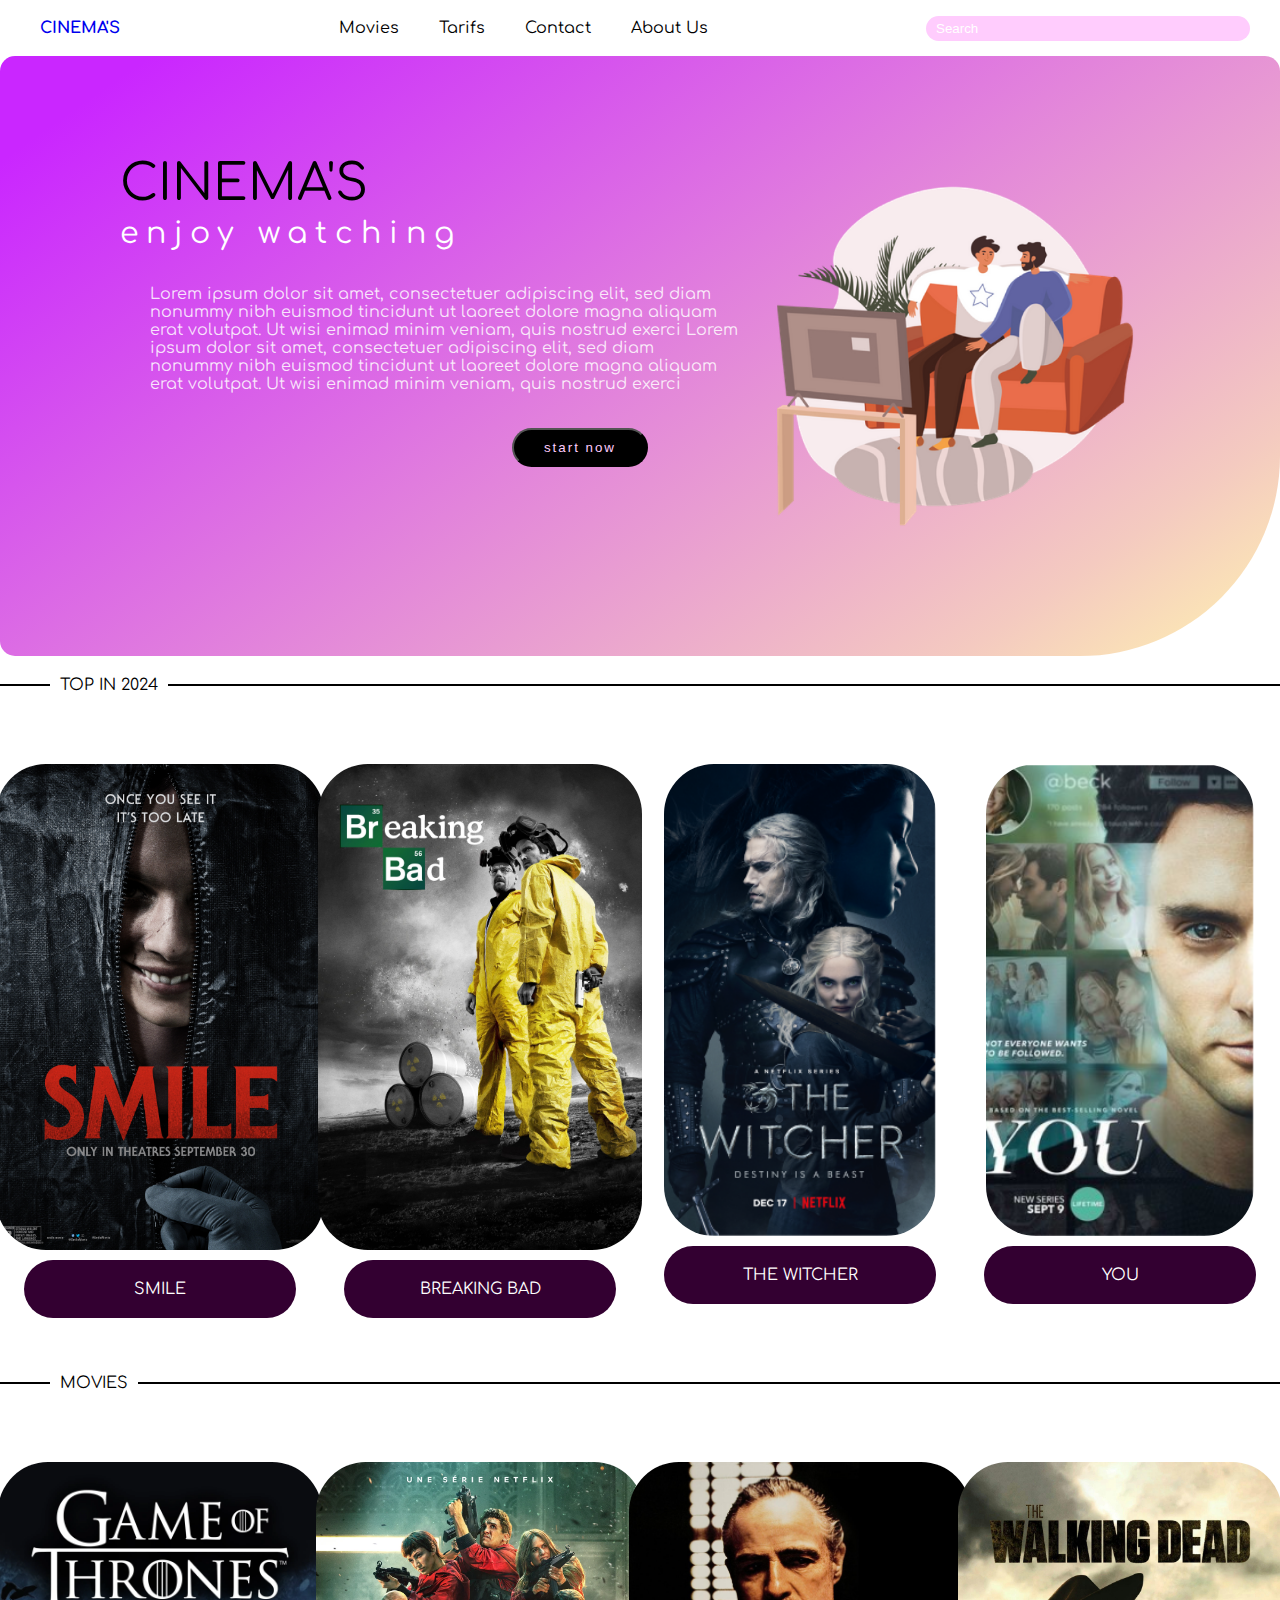
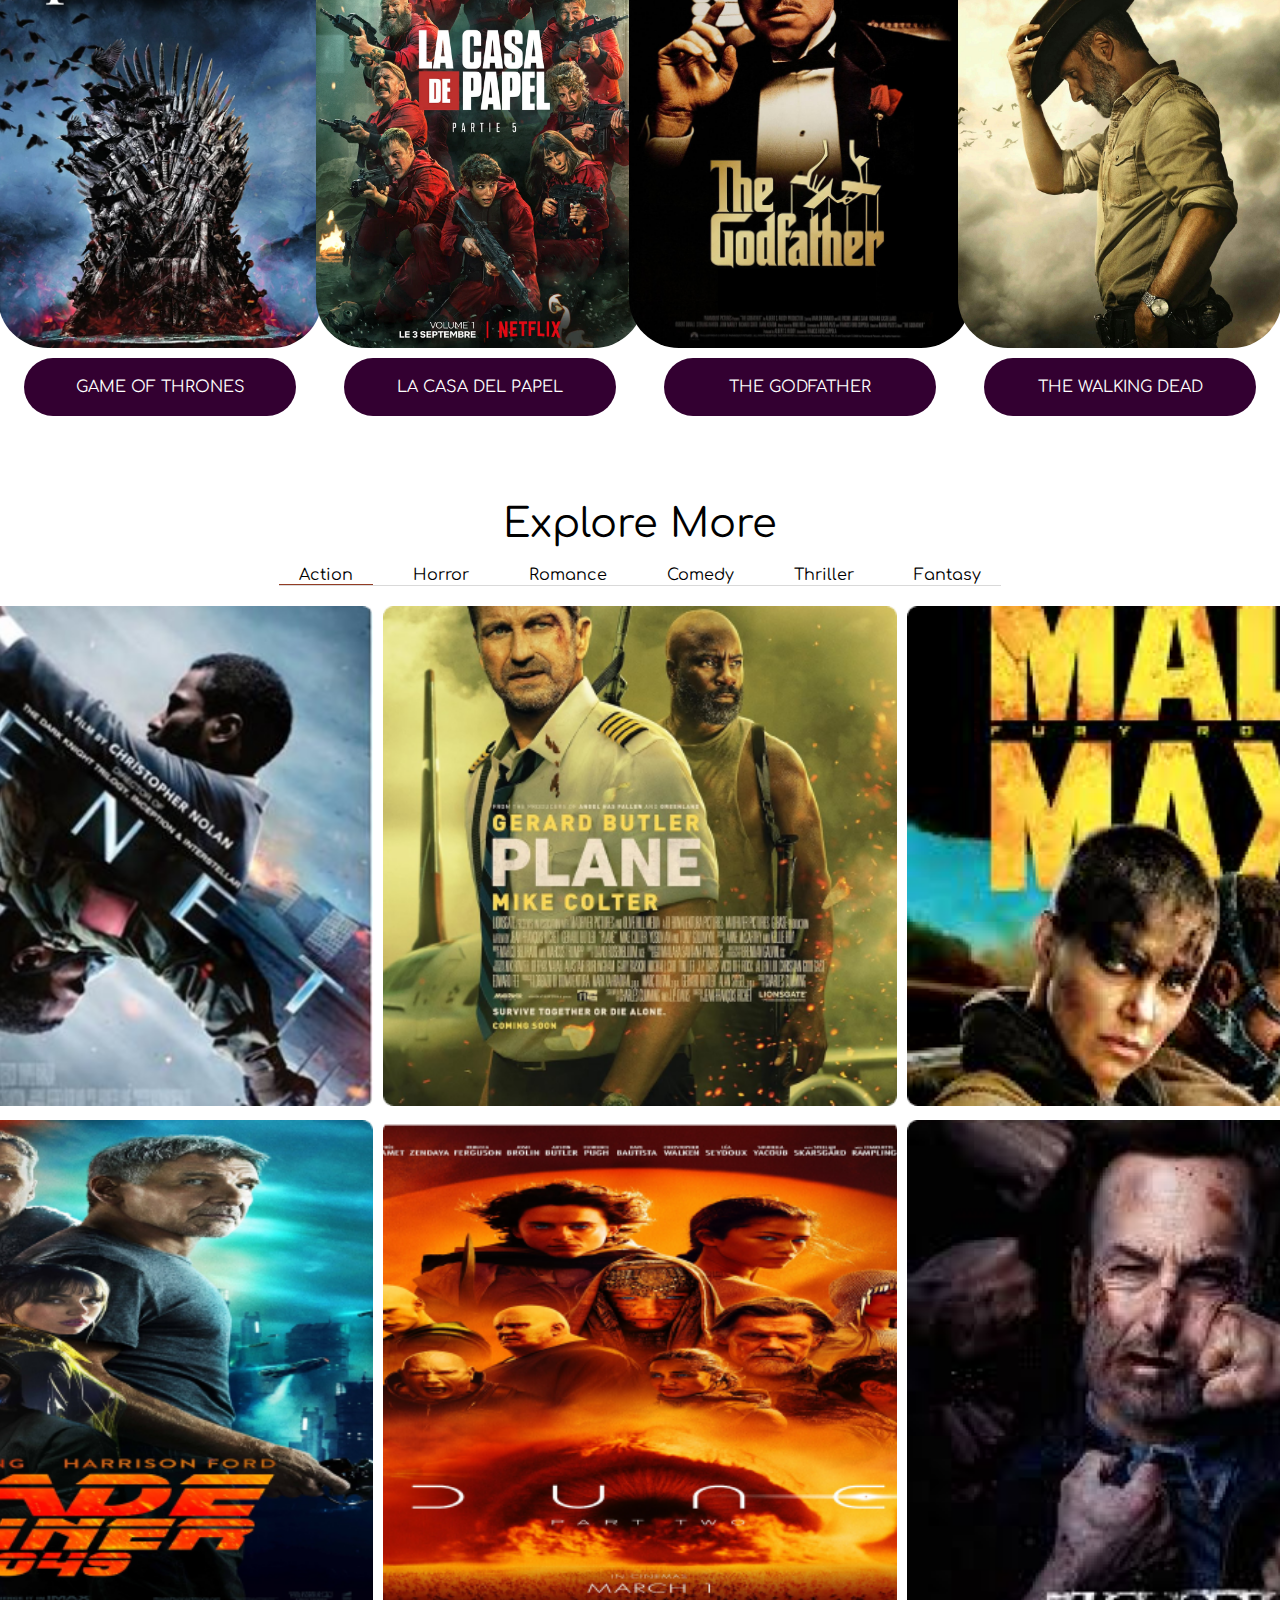
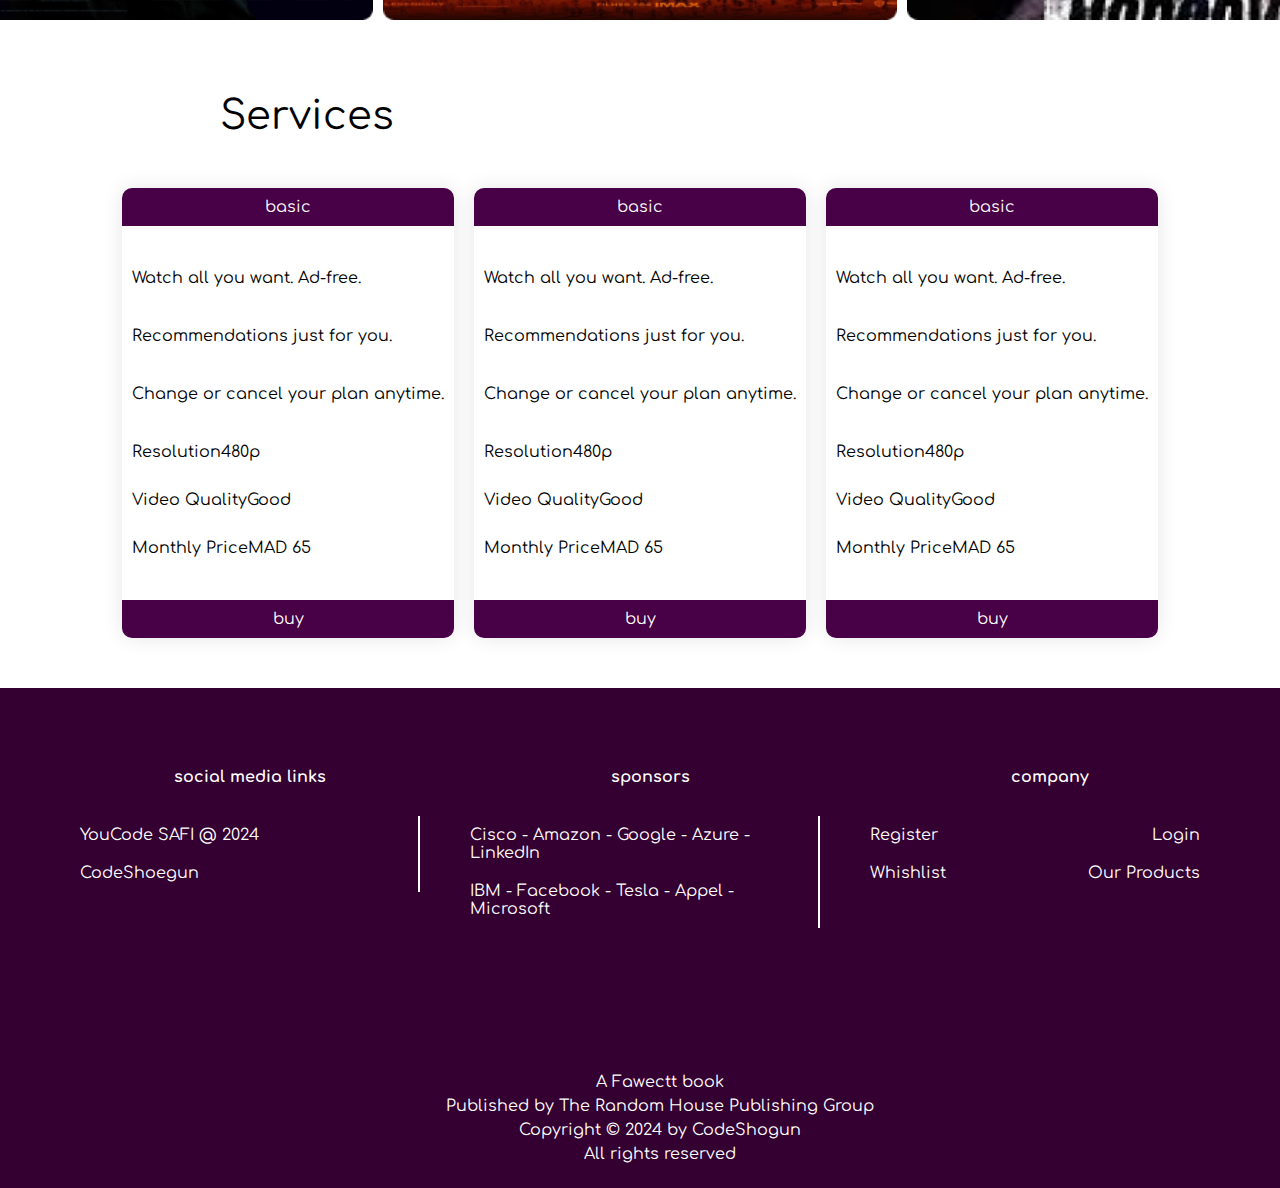
<file: index.html>
<!DOCTYPE html>
<html lang="en">
<head>
  <meta charset="UTF-8" />
  <meta name="viewport" content="width=device-width, initial-scale=1.0" />
  <title>Cinema</title>
  <link rel="stylesheet" href="https://fonts.googleapis.com/css2?family=Material+Symbols+Outlined:opsz,wght,FILL,GRAD@24,400,0,0&icon_names=search" />
  <link rel="stylesheet" href="index.css" />
  <link rel="preconnect" href="https://fonts.googleapis.com" />
  <link rel="preconnect" href="https://fonts.gstatic.com" crossorigin />
  <link href="https://fonts.googleapis.com/css2?family=Comfortaa&display=swap" rel="stylesheet" />
  <link rel="stylesheet" href="https://cdnjs.cloudflare.com/ajax/libs/font-awesome/6.6.0/css/all.min.css"
    integrity="sha512-Kc323vGBEqzTmouAECnVceyQqyqdsSiqLQISBL29aUW4U/M7pSPA/gEUZQqv1cwx4OnYxTxve5UMg5GT6L4JJg=="
    crossorigin="anonymous" referrerpolicy="no-referrer" />
</head>

<body>
  <div class="container">
    <!-- header -->
    <header>
      <div class="header-title">
        <span><a href="index.html"> CINEMA'S </a></span>
      </div>
      <div class="header-menu">
        <ul>
          <li><a href="Movies.html">Movies</a></li>
          <li><a href="Tarifs.html">Tarifs</a></li>
          <li><a href="Contact.html">Contact</a></li>
          <li><a href="assets/pages/aboutUs.html">About Us</a></li>
        </ul>
      </div>
      <div class="header-search-bar">
        <div class="search-field">
          <input type="text" placeholder="Search" />
          <i class="fal fa-mars-stroke-h"></i>
        </div>
      </div>
    </header>

    <!-- hero-->
    <section class="hero">
      <div class="hero-text-infos">
        <p class="big-title">CINEMA'S</p>
        <p class="sub-title">enjoy watching</p>
        <p class="paragraph">
          Lorem ipsum dolor sit amet, consectetuer adipiscing elit, sed diam
          nonummy nibh euismod tincidunt ut laoreet dolore magna aliquam erat
          volutpat. Ut wisi enimad minim veniam, quis nostrud exerci Lorem
          ipsum dolor sit amet, consectetuer adipiscing elit, sed diam nonummy
          nibh euismod tincidunt ut laoreet dolore magna aliquam erat
          volutpat. Ut wisi enimad minim veniam, quis nostrud exerci
        </p>
        <div class="btn">
          <button>start now</button>
        </div>
      </div>
      <div class="hero-image">
        <img src="/images/first_photo.png" alt="" />
      </div>
    </section>

    <!-- top in 2024 section -->
   <section class="top-movies">
      <div class="title">
        <div class="line-one"></div>
        <span>TOP IN 2024</span>
        <div class="line-two"></div>
      </div>

      <div class="movies-container">
        <div class="movie-card">
          <img src="images/smile.jpg" alt="" />
          <p class="movie-title">SMILE</p>
        </div>
        <div class="movie-card">
          <img src="images/breaking-bad.jpg" alt="" />
          <p class="movie-title">BREAKING BAD</p>
        </div>
        <div class="movie-card">
          <img src="images/MV5BN2FiOWU4YzYtMzZiOS00MzcyLTlkOGEtOTgwZmEwMzAxMzA3XkEyXkFqcGdeQXVyMTkxNjUyNQ@@ 1.png" alt="" />
          <p class="movie-title">THE WITCHER</p>
        </div>
        <div class="movie-card">
          <img src="images/you 1.png" alt="" />
          <p class="movie-title">YOU</p>
        </div>
      </div>
    </section>

    <!--^Movies-->
    <section class="top-movies movies"> 
      <div class="title">
        <div class="line-one"></div>
        <span>MOVIES</span>
        <div class="line-two"></div>
      </div>

      <div class="movies-container">
        <div class="movie-card">
          <img src="/images/got.webp" alt="" />
          <p class="movie-title">GAME OF THRONES</p>
        </div>
        <div class="movie-card">
          <img src="/images/la-casa-del-papel (1).webp" alt="" />
          <p class="movie-title">LA CASA DEL PAPEL</p>
        </div>
        <div class="movie-card">
          <img src="/images/the-godfather.jpg" alt="" />
          <p class="movie-title">THE GODFATHER</p>
        </div>
        <div class="movie-card">
          <img src="/images/the-walking-dead.jpg" alt="" />
          <p class="movie-title">THE WALKING DEAD</p>
        </div>
      </div>
    </section>

    <!-- explore more -->
    <section class="explore-more">
      <p class="title">Explore More</p>
      <ul class="categories-bar">
        <li class="active">Action</li>
        <li>Horror</li>
        <li>Romance</li>
        <li>Comedy</li>
        <li>Thriller</li>
        <li>Fantasy</li>
      </ul>

      <div class="movies-images">
        <div class="movie">
          <img src="images/Rectangle 26.png" alt="" />
        </div>
        <div class="movie">
          <img src="images/Rectangle 21.png" alt="" />
        </div>
        <div class="movie">
          <img src="images/Rectangle 22.png" alt="" />
        </div>
        <div class="movie">
          <img src="images/Rectangle 25.png" alt="" />
        </div>
        <div class="movie">
          <img src="images/Rectangle 23.png" alt="" />
        </div>
        <div class="movie">
          <img src="images/Rectangle 24.png" alt="" />
        </div>
      </div>
    </section>

    <!-- service section -->
    <section class="services">
      <p class="title">Services</p>
      <div class="services-cards">
        <div class="card">
          <p class="service-title">basic</p>
          <ul class="service-benifits">
            <li>Watch all you want. Ad-free.</li>
            <li>Recommendations just for you.</li>
            <li>Change or cancel your plan anytime.</li>
            <li class="pack-infos">
              <div class="resolution-infos">
                <span>Resolution</span><span>480p</span>
              </div>
              <div class="resolution-infos">
                <span>Video Quality</span><span>Good</span>
              </div>
              <div class="resolution-infos">
                <span>Monthly Price</span><span>MAD 65</span>
              </div>
            </li>
          </ul>
          <p class="btn-buy">buy</p>
        </div>
        <div class="card">
          <p class="service-title">basic</p>
          <ul class="service-benifits">
            <li>Watch all you want. Ad-free.</li>
            <li>Recommendations just for you.</li>
            <li>Change or cancel your plan anytime.</li>
            <li class="pack-infos">
              <div class="resolution-infos">
                <span>Resolution</span><span>480p</span>
              </div>
              <div class="resolution-infos">
                <span>Video Quality</span><span>Good</span>
              </div>
              <div class="resolution-infos">
                <span>Monthly Price</span><span>MAD 65</span>
              </div>
            </li>
          </ul>
          <p class="btn-buy">buy</p>
        </div>
        <div class="card">
          <p class="service-title">basic</p>
          <ul class="service-benifits">
            <li>Watch all you want. Ad-free.</li>
            <li>Recommendations just for you.</li>
            <li>Change or cancel your plan anytime.</li>
            <li class="pack-infos">
              <div class="resolution-infos">
                <span>Resolution</span><span>480p</span>
              </div>
              <div class="resolution-infos">
                <span>Video Quality</span><span>Good</span>
              </div>
              <div class="resolution-infos">
                <span>Monthly Price</span><span>MAD 65</span>
              </div>
            </li>
          </ul>
          <p class="btn-buy">buy</p>
        </div>
      </div>
    </section>

    <!-- footer section -->
    <footer>
      <div class="space-vide"></div>
      <div class="top-side">
        <div class="footer-item social-media">
          <div class="footer-title">
            <i class="fa-regular fa-circle"></i>
            <p class="title">social media links</p>
          </div>
          <div class="details">
            <i class="fa-brands fa-github"></i>
            <p>YouCode SAFI @ 2024</p>
          </div>
          <div class="details">
            <i class="fa-brands fa-linkedin-in"></i>
            <p>CodeShoegun</p>
          </div>
        </div>
        <div class="footer-item sponsors">
          <div class="footer-title">
            <i class="fa-regular fa-circle"></i>
            <p class="title">sponsors</p>
          </div>
          <div class="details">
            <p>Cisco - Amazon - Google - Azure - LinkedIn </p>
          </div>
          <div class="details">
            <p>IBM - Facebook - Tesla - Appel - Microsoft</p>
          </div>
        </div>
        <div class="footer-item company">
          <div class="footer-title">
            <i class="fa-regular fa-circle"></i>
            <p class="title">company</p>
          </div>
          <div class="details">
            <p>Register</p>
            <p>Login</p>
          </div>
          <div class="details">
            <p>Whishlist</p>
            <p>Our Products</p>
          </div>
        </div>
      </div>
      <div class="bottom-side">
        <p>A Fawectt book</p>
        <p>Published by The Random House Publishing Group</p>
        <p>Copyright © 2024 by CodeShogun</p>
        <p>All rights reserved</p>
      </div>
    </footer>
  </div>
</body>

</html>
</file>
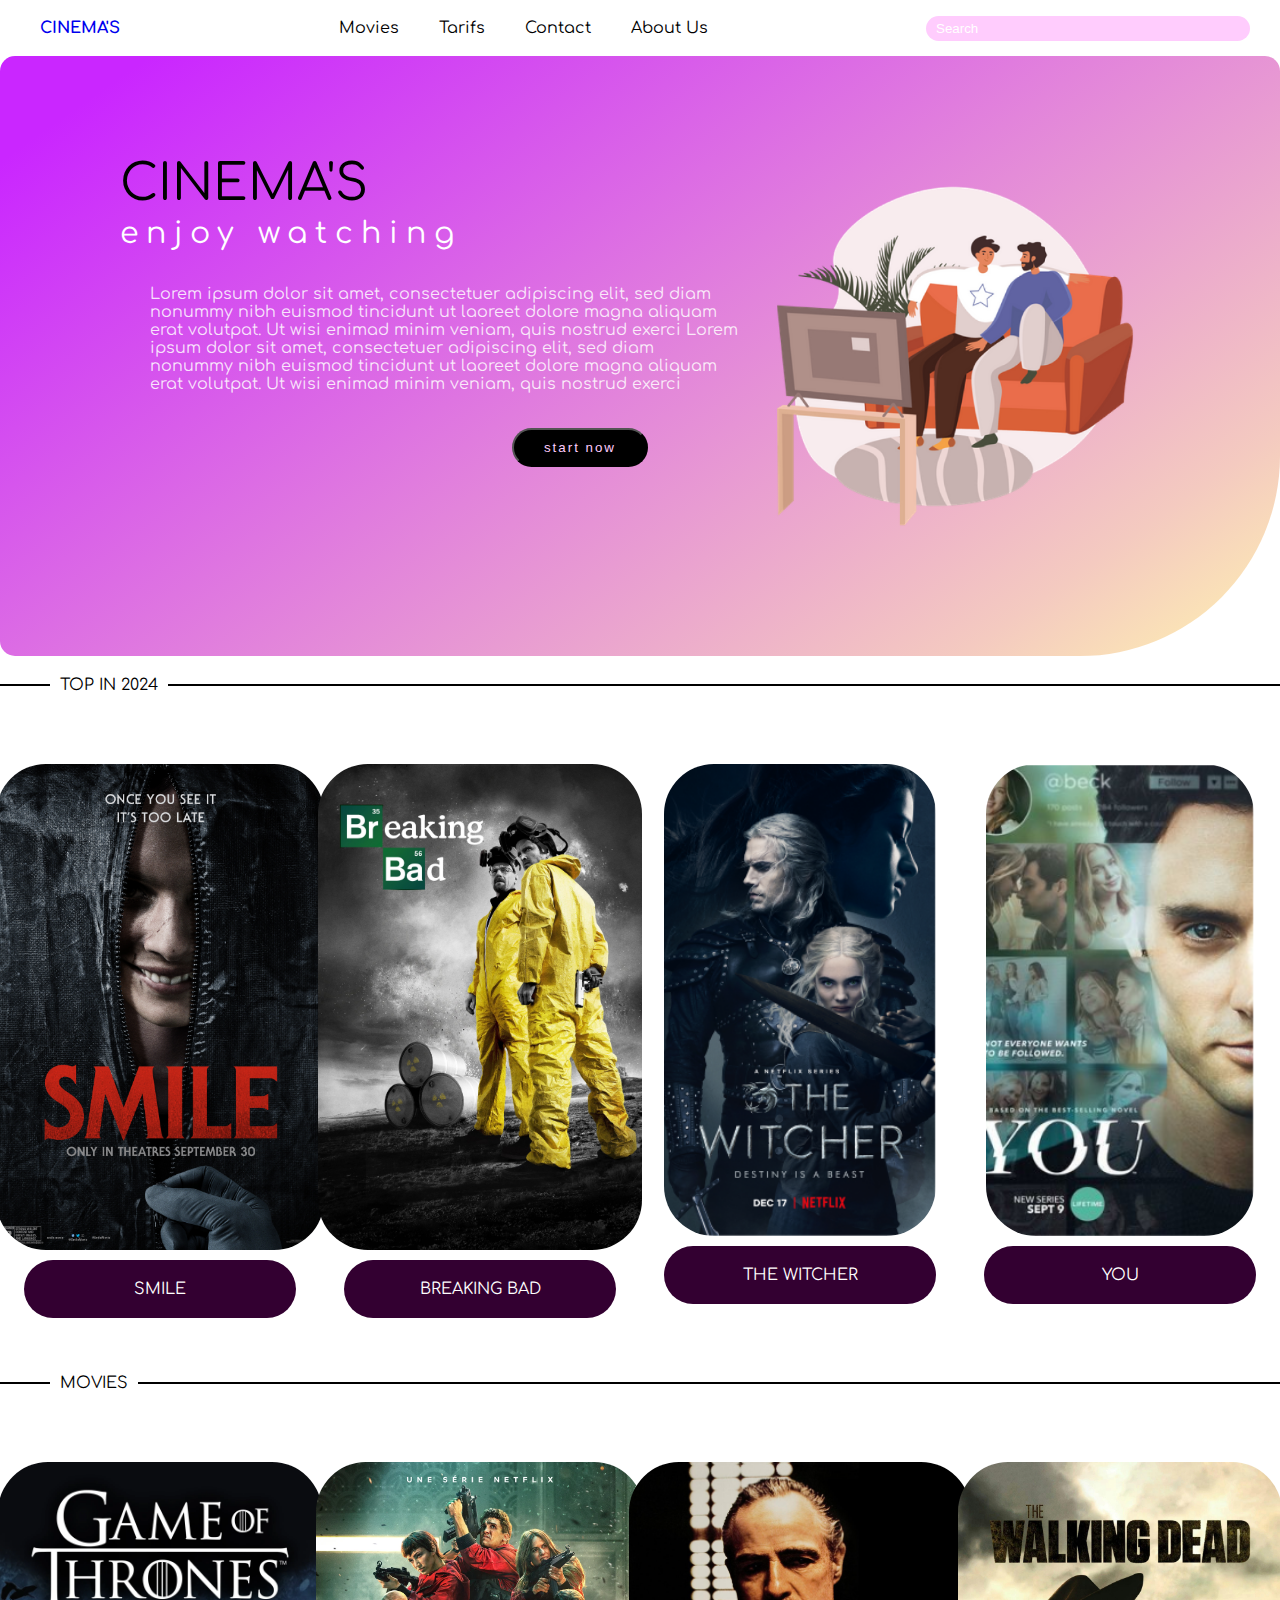
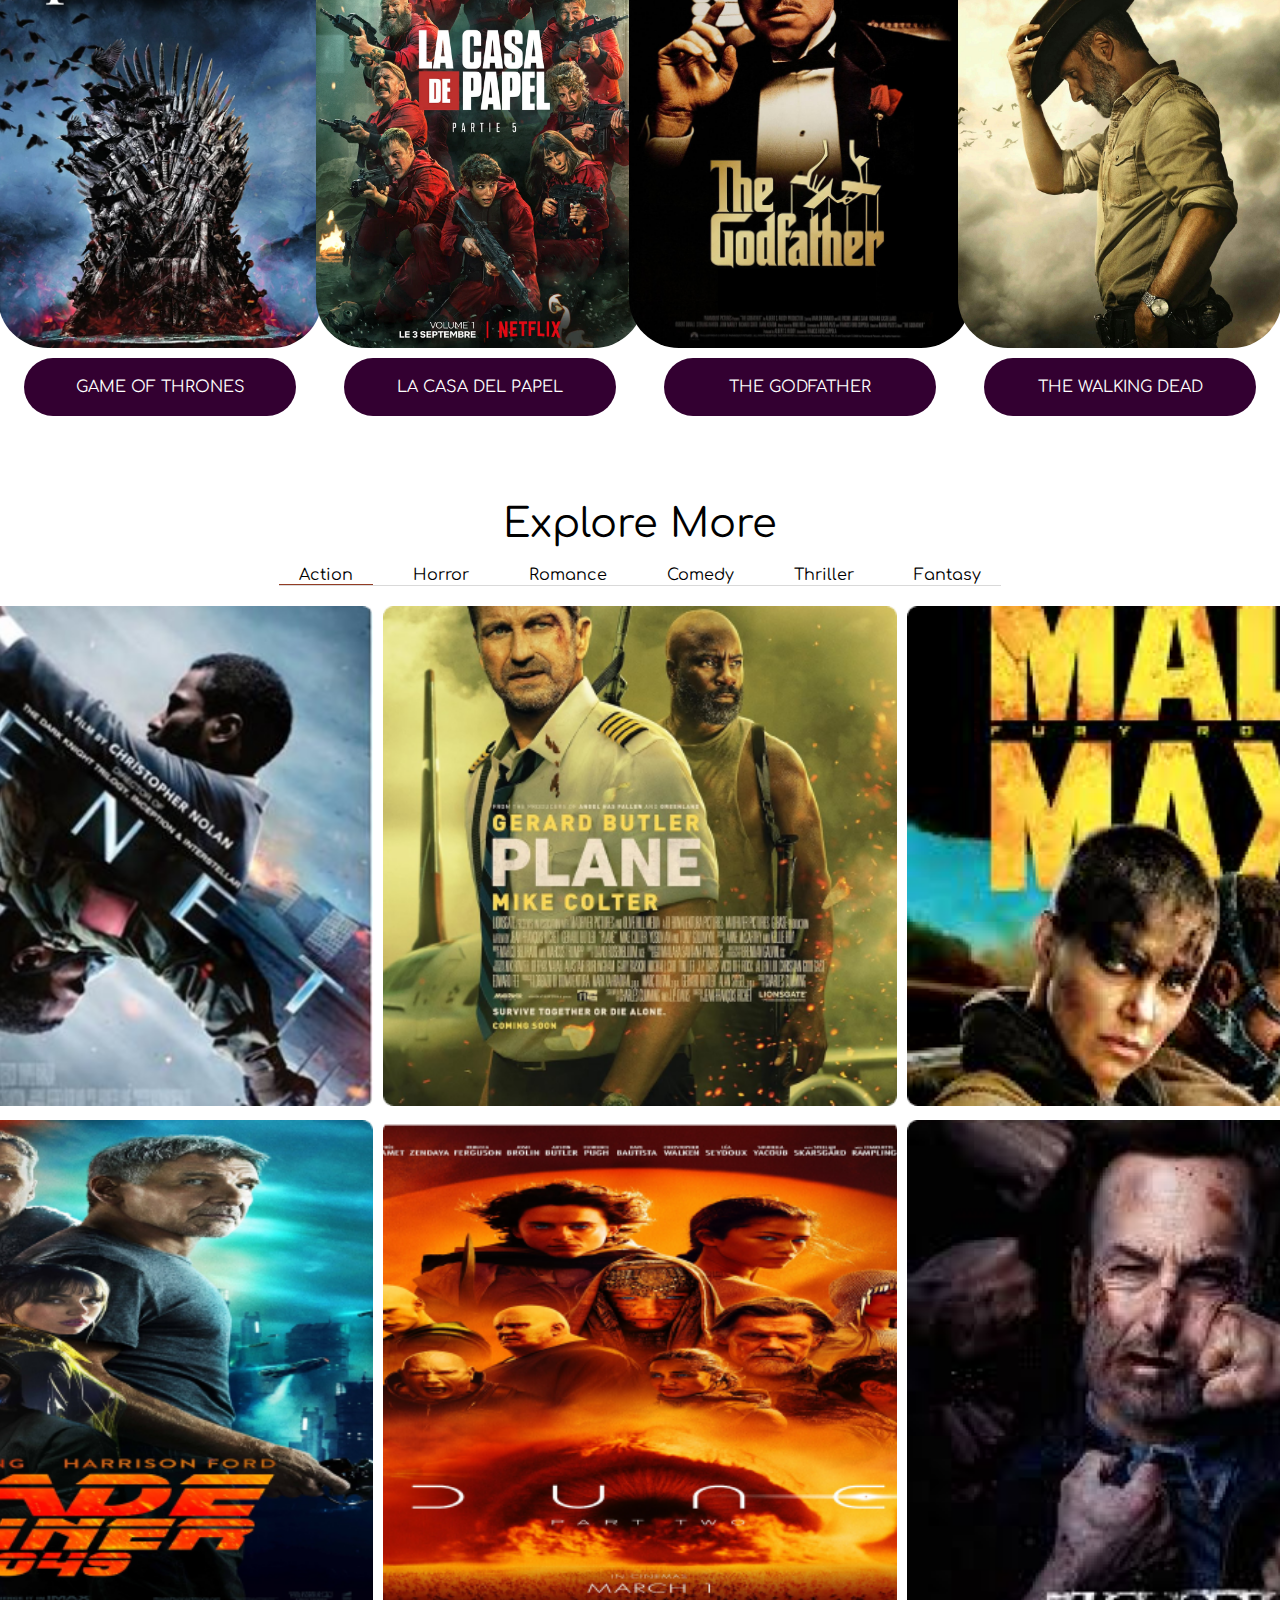
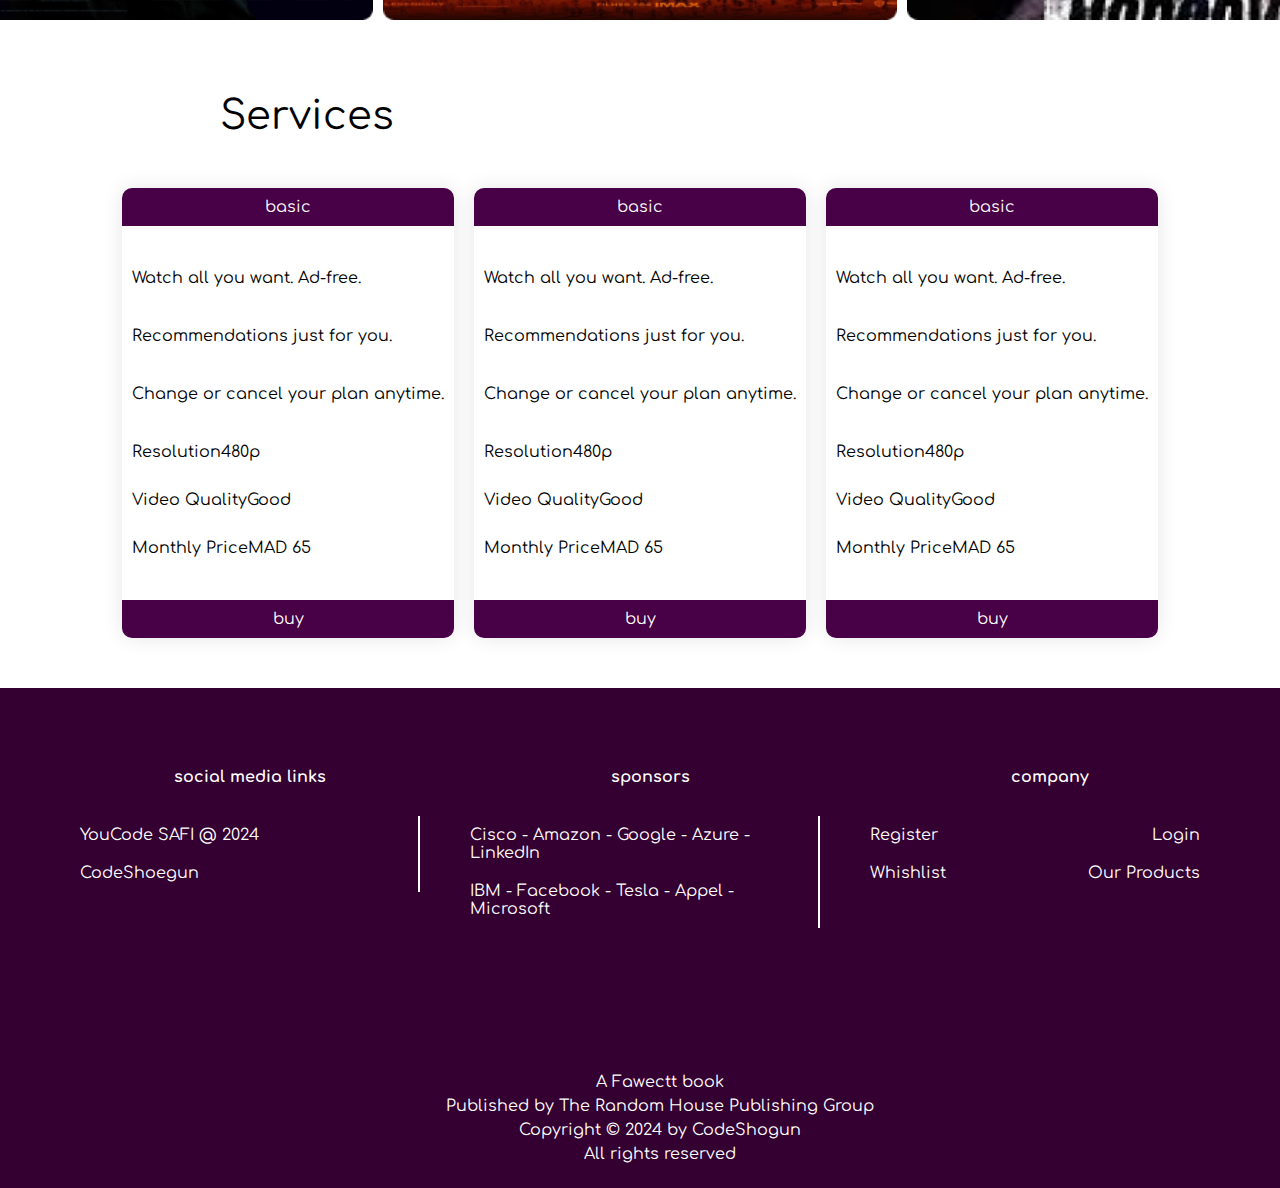
<file: .vscode/index.html>
<!DOCTYPE html>
<html lang="en">
<head>
  <meta charset="UTF-8" />
  <meta name="viewport" content="width=device-width, initial-scale=1.0" />
  <title>Cinema</title>
  <link rel="stylesheet" href="/index.css" />
  <link rel="preconnect" href="https://fonts.googleapis.com" />
  <link rel="preconnect" href="https://fonts.gstatic.com" crossorigin />
  <link href="https://fonts.googleapis.com/css2?family=Comfortaa&display=swap" rel="stylesheet" />
  <link rel="stylesheet" href="https://cdnjs.cloudflare.com/ajax/libs/font-awesome/6.6.0/css/all.min.css"
    integrity="sha512-Kc323vGBEqzTmouAECnVceyQqyqdsSiqLQISBL29aUW4U/M7pSPA/gEUZQqv1cwx4OnYxTxve5UMg5GT6L4JJg=="
    crossorigin="anonymous" referrerpolicy="no-referrer" />
</head>

<body>
  <div class="container">
    <!-- header -->
    <header>
      <div class="header-title">
        <span><a href="index.html"> CINEMA'S </a></span>
      </div>
      <div class="header-menu">
        <ul>
          <li><a href="assets/pages/movies.html">Movies</a></li>
          <li><a href="assets/pages/tarifs.html">Tarifs</a></li>
          <li><a href="assets/pages/contact.html">Contact</a></li>
          <li><a href="assets/pages/aboutUs.html">About Us</a></li>
        </ul>
      </div>
      <div class="header-search-bar">
        <div class="search-field">
          <input type="text" placeholder="Search" />
          <i class="fal fa-mars-stroke-h"></i>
        </div>
      </div>
    </header>

    <!-- hero section -->
    <section class="hero">
      <div class="hero-text-infos">
        <p class="big-title">CINEMA'S</p>
        <p class="sub-title">enjoy watching</p>
        <p class="paragraph">
          Lorem ipsum dolor sit amet, consectetuer adipiscing elit, sed diam
          nonummy nibh euismod tincidunt ut laoreet dolore magna aliquam erat
          volutpat. Ut wisi enimad minim veniam, quis nostrud exerci Lorem
          ipsum dolor sit amet, consectetuer adipiscing elit, sed diam nonummy
          nibh euismod tincidunt ut laoreet dolore magna aliquam erat
          volutpat. Ut wisi enimad minim veniam, quis nostrud exerci
        </p>
        <div class="btn">
          <button>start now</button>
        </div>
      </div>
      <div class="hero-image">
        <img src="/images/first_photo.png" alt="" />
      </div>
    </section>

    <!-- top in 2024 section -->
    <section class="top-movies">
      <div class="title">
        <div class="line-one"></div>
        <span>TOP IN 2024</span>
        <div class="line-two"></div>
      </div>

      <div class="movies-container">
        <div class="movie-card">
          <img src="/images/smile.jpg" alt="" />
          <p class="movie-title">SMILE</p>
        </div>
        <div class="movie-card">
          <img src="/images/breaking-bad.jpg" alt="" />
          <p class="movie-title">BREAKING BAD</p>
        </div>
        <div class="movie-card">
          <img src="/images/MV5BN2FiOWU4YzYtMzZiOS00MzcyLTlkOGEtOTgwZmEwMzAxMzA3XkEyXkFqcGdeQXVyMTkxNjUyNQ@@ 1.png" alt="" />
          <p class="movie-title">THE WITCHER</p>
        </div>
        <div class="movie-card">
          <img src="/images/you 1.png" alt="" />
          <p class="movie-title">YOU</p>
        </div>
      </div>
    </section>

    <!-- some movies pictures -->
    <section class="top-movies movies"> 
      <div class="title">
        <div class="line-one"></div>
        <span>MOVIES</span>
        <div class="line-two"></div>
      </div>

      <div class="movies-container">
        <div class="movie-card">
          <img src="/images/got.webp" alt="" />
          <p class="movie-title">GAME OF THRONES</p>
        </div>
        <div class="movie-card">
          <img src="/images/la-casa-del-papel (1).webp" alt="" />
          <p class="movie-title">LA CASA DEL PAPEL</p>
        </div>
        <div class="movie-card">
          <img src="/images/the-godfather.jpg" alt="" />
          <p class="movie-title">THE GODFATHER</p>
        </div>
        <div class="movie-card">
          <img src="/images/the-walking-dead.jpg" alt="" />
          <p class="movie-title">THE WALKING DEAD</p>
        </div>
      </div>
    </section>

    <!-- explore more section -->
    <section class="explore-more">
      <p class="title">Explore More</p>
      <ul class="categories-bar">
        <li class="active">Action</li>
        <li>Horror</li>
        <li>Romance</li>
        <li>Comedy</li>
        <li>Thriller</li>
        <li>Fantasy</li>
      </ul>

      <div class="movies-images">
        <div class="movie">
          <img src="/images/Rectangle 26.png" alt="" />
        </div>
        <div class="movie">
          <img src="/images/Rectangle 21.png" alt="" />
        </div>
        <div class="movie">
          <img src="/images/Rectangle 22.png" alt="" />
        </div>
        <div class="movie">
          <img src="/images/Rectangle 25.png" alt="" />
        </div>
        <div class="movie">
          <img src="/images/Rectangle 23.png" alt="" />
        </div>
        <div class="movie">
          <img src="/images/Rectangle 24.png" alt="" />
        </div>
      </div>
    </section>

    <!-- service section -->
    <section class="services">
      <p class="title">Services</p>
      <div class="services-cards">
        <div class="card">
          <p class="service-title">basic</p>
          <ul class="service-benifits">
            <li>Watch all you want. Ad-free.</li>
            <li>Recommendations just for you.</li>
            <li>Change or cancel your plan anytime.</li>
            <li class="pack-infos">
              <div class="resolution-infos">
                <span>Resolution</span><span>480p</span>
              </div>
              <div class="resolution-infos">
                <span>Video Quality</span><span>Good</span>
              </div>
              <div class="resolution-infos">
                <span>Monthly Price</span><span>MAD 65</span>
              </div>
            </li>
          </ul>
          <p class="btn-buy">buy</p>
        </div>
        <div class="card">
          <p class="service-title">basic</p>
          <ul class="service-benifits">
            <li>Watch all you want. Ad-free.</li>
            <li>Recommendations just for you.</li>
            <li>Change or cancel your plan anytime.</li>
            <li class="pack-infos">
              <div class="resolution-infos">
                <span>Resolution</span><span>480p</span>
              </div>
              <div class="resolution-infos">
                <span>Video Quality</span><span>Good</span>
              </div>
              <div class="resolution-infos">
                <span>Monthly Price</span><span>MAD 65</span>
              </div>
            </li>
          </ul>
          <p class="btn-buy">buy</p>
        </div>
        <div class="card">
          <p class="service-title">basic</p>
          <ul class="service-benifits">
            <li>Watch all you want. Ad-free.</li>
            <li>Recommendations just for you.</li>
            <li>Change or cancel your plan anytime.</li>
            <li class="pack-infos">
              <div class="resolution-infos">
                <span>Resolution</span><span>480p</span>
              </div>
              <div class="resolution-infos">
                <span>Video Quality</span><span>Good</span>
              </div>
              <div class="resolution-infos">
                <span>Monthly Price</span><span>MAD 65</span>
              </div>
            </li>
          </ul>
          <p class="btn-buy">buy</p>
        </div>
      </div>
    </section>

    <!-- footer section -->
    <footer>
      <div class="space-vide"></div>
      <div class="top-side">
        <div class="footer-item social-media">
          <div class="footer-title">
            <i class="fa-regular fa-circle"></i>
            <p class="title">social media links</p>
          </div>
          <div class="details">
            <i class="fa-brands fa-github"></i>
            <p>YouCode SAFI @ 2024</p>
          </div>
          <div class="details">
            <i class="fa-brands fa-linkedin-in"></i>
            <p>CodeShoegun</p>
          </div>
        </div>
        <div class="footer-item sponsors">
          <div class="footer-title">
            <i class="fa-regular fa-circle"></i>
            <p class="title">sponsors</p>
          </div>
          <div class="details">
            <p>Cisco - Amazon - Google - Azure - LinkedIn </p>
          </div>
          <div class="details">
            <p>IBM - Facebook - Tesla - Appel - Microsoft</p>
          </div>
        </div>
        <div class="footer-item company">
          <div class="footer-title">
            <i class="fa-regular fa-circle"></i>
            <p class="title">company</p>
          </div>
          <div class="details">
            <p>Register</p>
            <p>Login</p>
          </div>
          <div class="details">
            <p>Whishlist</p>
            <p>Our Products</p>
          </div>
        </div>
      </div>
      <div class="bottom-side">
        <p>A Fawectt book</p>
        <p>Published by The Random House Publishing Group</p>
        <p>Copyright © 2024 by CodeShogun</p>
        <p>All rights reserved</p>
      </div>
    </footer>
  </div>
</body>

</html>
</file>
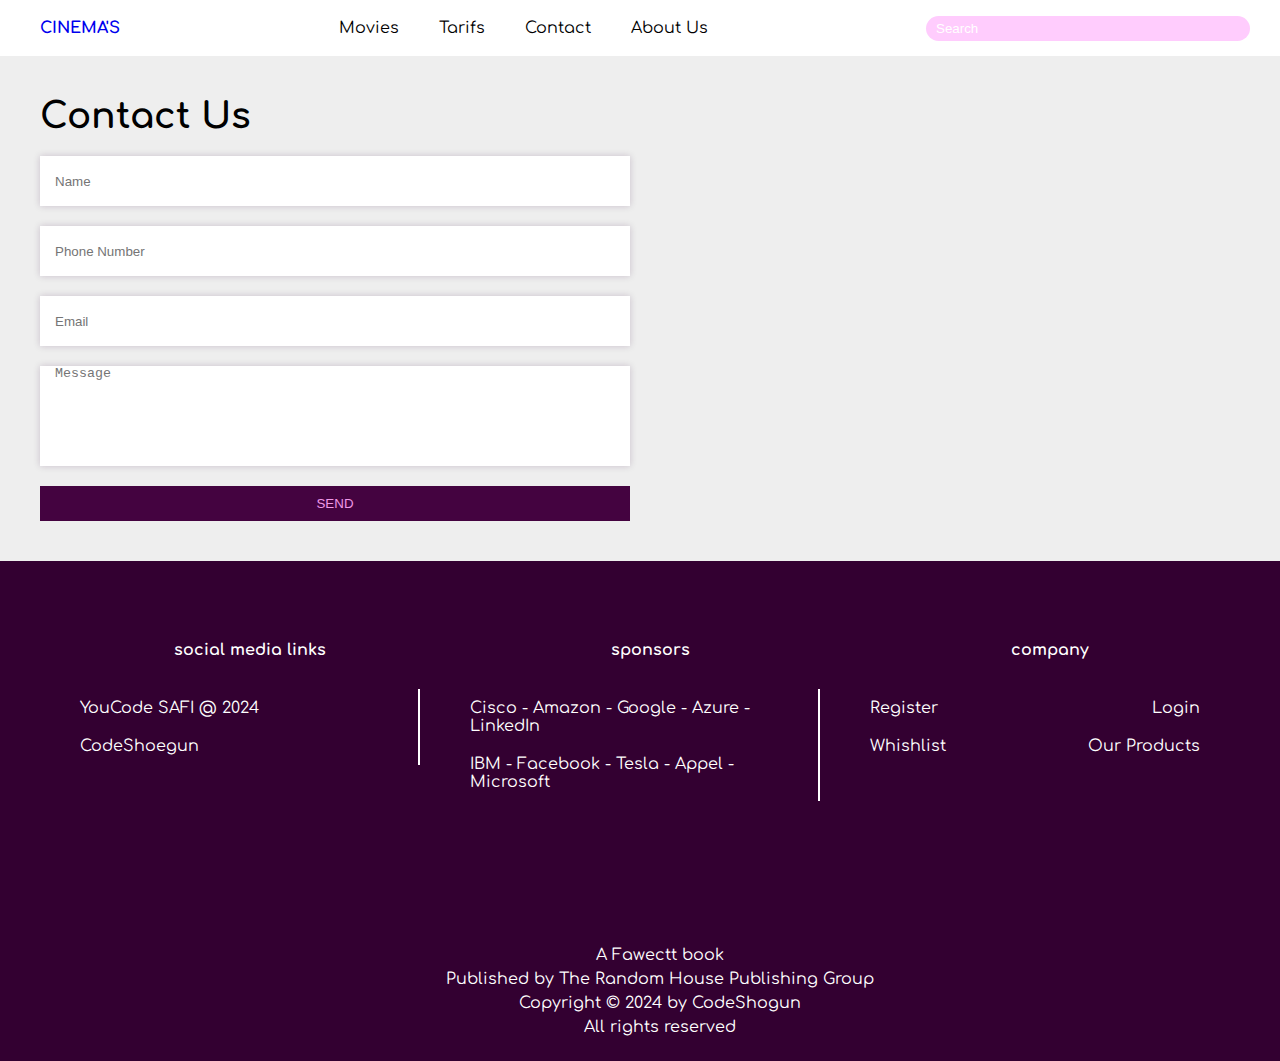
<file: Contact.html>
<!DOCTYPE html>
<html lang="en">

<head>
  <meta charset="UTF-8" />
  <meta name="viewport" content="width=device-width, initial-scale=1.0" />
  <title>Cinema</title>
  <link rel="stylesheet" href="index.css" />
  <link rel="stylesheet" href="Contact.css" />
  <link rel="preconnect" href="https://fonts.googleapis.com" />
  <link rel="preconnect" href="https://fonts.gstatic.com" crossorigin />
  <link href="https://fonts.googleapis.com/css2?family=Comfortaa&display=swap" rel="stylesheet" />
  <link rel="stylesheet" href="https://cdnjs.cloudflare.com/ajax/libs/font-awesome/6.6.0/css/all.min.css"
    integrity="sha512-Kc323vGBEqzTmouAECnVceyQqyqdsSiqLQISBL29aUW4U/M7pSPA/gEUZQqv1cwx4OnYxTxve5UMg5GT6L4JJg=="
    crossorigin="anonymous" referrerpolicy="no-referrer" />
</head>

<body>
  <div class="container">
    <!-- header -->
    <header>
      <div class="header-title">
        <span><a href="index.html"> CINEMA'S </a></span>
      </div>
      <div class="header-menu">
        <ul>
          <li><a href="Movies.html">Movies</a></li>
          <li><a href="Tarifs.html">Tarifs</a></li>
          <li><a href="Contact.html">Contact</a></li>
          <li><a href="assets/pages/aboutUs.html">About Us</a></li>
        </ul>
      </div>
      <div class="header-search-bar">
        <div class="search-field">
          <input type="text" placeholder="Search" />
          <i class="fal fa-mars-stroke-h"></i>
        </div>
      </div>
    </header>
    <!-- body -->
    <div class="contact_section">
      <h2>Contact Us</h2> 
      <!-- Contact Us Title -->

      <!-- Contact Form and Map Wrapper -->
      <div class="contact_form_container">
          <!-- Contact Form -->
          <div class="contact_form">
              <input type="text" placeholder="Name" />
              <input type="text" placeholder="Phone Number" />
              <input type="email" placeholder="Email" />
              <textarea placeholder="Message"></textarea>
              <button type="submit">Send</button>
          </div>
          
          <!-- Google Map Embed -->
          <div class="map_container">
              <iframe class="map"
                  src="https://www.google.com/maps/embed?pb=!1m18!1m12!1m3!1d18019.23246062336!2d-9.27169997542122!3d32.236740690510345!2m3!1f0!2f0!3f0!3m2!1i1024!2i768!4f13.1!3m3!1m2!1s0xdac211719897669%3A0x6f59fa5bb517f58a!2sYouCode%20Safi!5e0!3m2!1sfr!2sma!4v1729250403475!5m2!1sfr!2sma"
                 style="border:0;" allowfullscreen="" loading="lazy"
                  referrerpolicy="no-referrer-when-downgrade"></iframe>
          </div>
      </div>
  </div>

    <!-- footer section -->
    <footer>
      <div class="space-vide"></div>
      <div class="top-side">
        <div class="footer-item social-media">
          <div class="footer-title">
            <i class="fa-regular fa-circle"></i>
            <p class="title">social media links</p>
          </div>
          <div class="details">
            <i class="fa-brands fa-github"></i>
            <p>YouCode SAFI @ 2024</p>
          </div>
          <div class="details">
            <i class="fa-brands fa-linkedin-in"></i>
            <p>CodeShoegun</p>
          </div>
        </div>
        <div class="footer-item sponsors">
          <div class="footer-title">
            <i class="fa-regular fa-circle"></i>
            <p class="title">sponsors</p>
          </div>
          <div class="details">
            <p>Cisco - Amazon - Google - Azure - LinkedIn </p>
          </div>
          <div class="details">
            <p>IBM - Facebook - Tesla - Appel - Microsoft</p>
          </div>
        </div>
        <div class="footer-item company">
          <div class="footer-title">
            <i class="fa-regular fa-circle"></i>
            <p class="title">company</p>
          </div>
          <div class="details">
            <p>Register</p>
            <p>Login</p>
          </div>
          <div class="details">
            <p>Whishlist</p>
            <p>Our Products</p>
          </div>
        </div>
      </div>
      <div class="bottom-side">
        <p>A Fawectt book</p>
        <p>Published by The Random House Publishing Group</p>
        <p>Copyright © 2024 by CodeShogun</p>
        <p>All rights reserved</p>
      </div>
    </footer>
  </div>
</body>

</html>
</file>
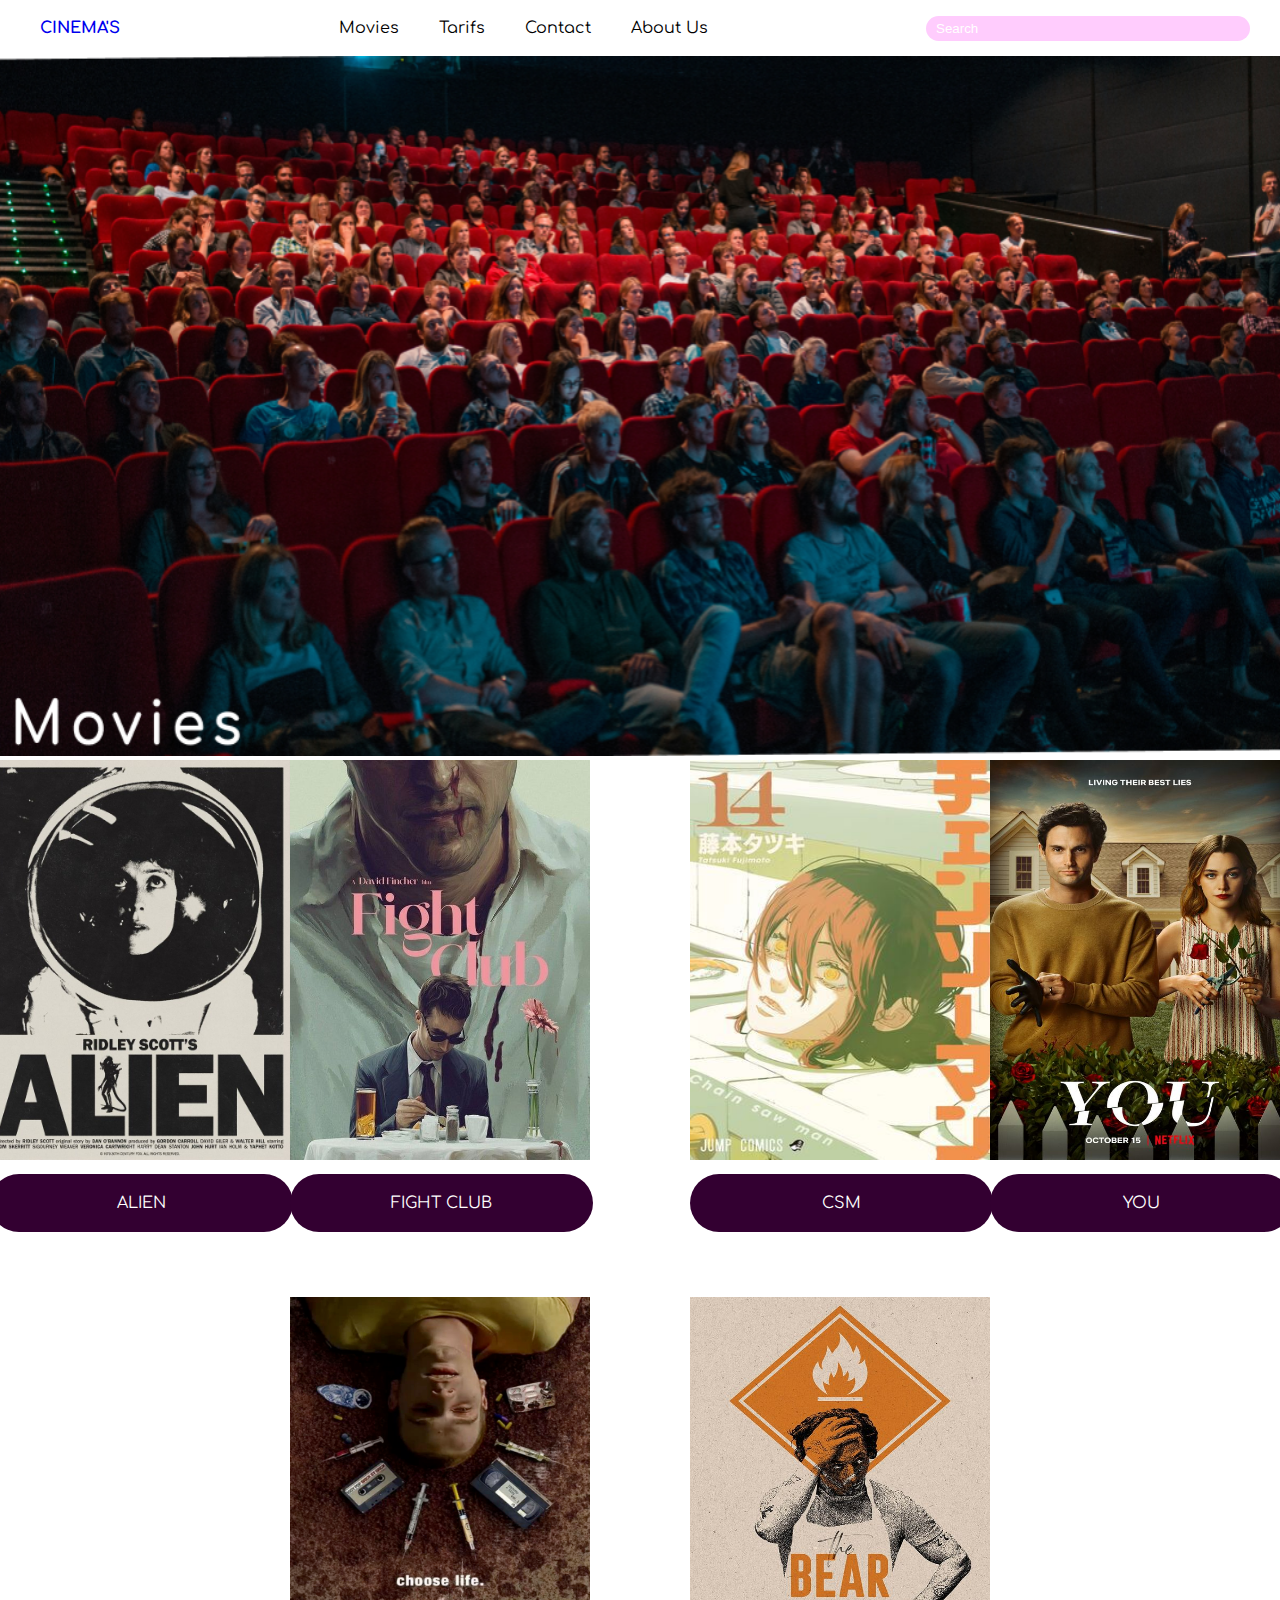
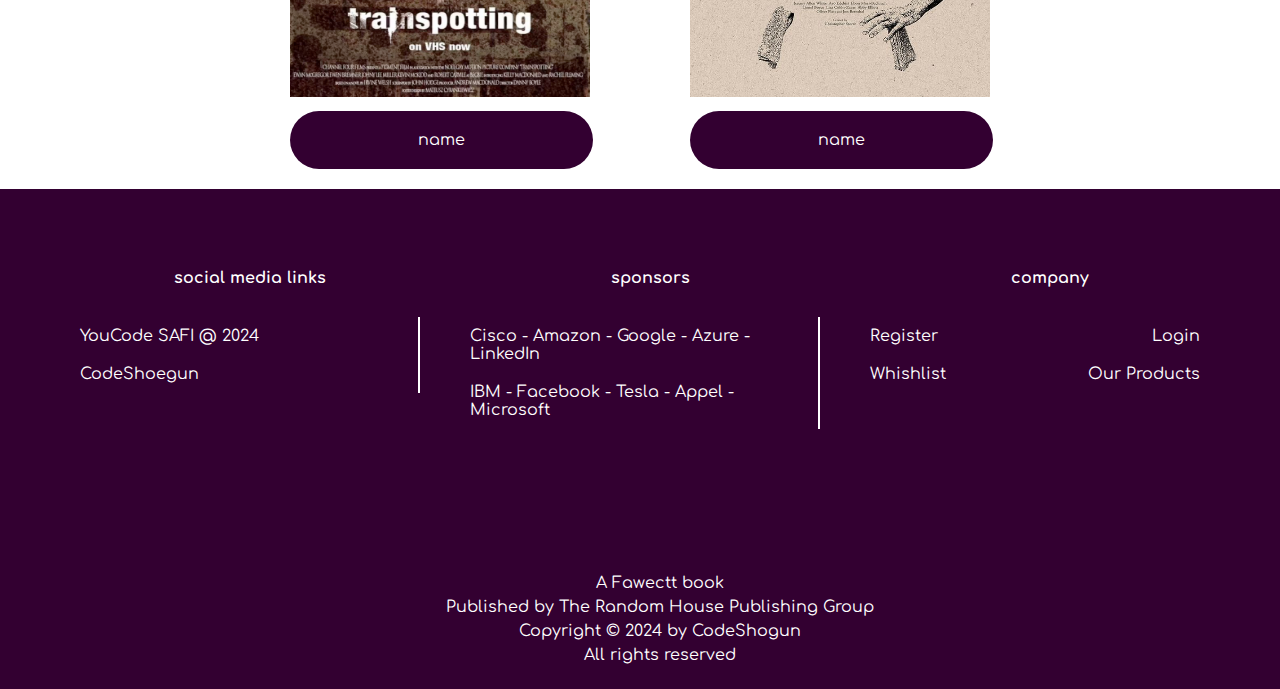
<file: Movies.html>
<!DOCTYPE html>
<html lang="en">
<head>
  <meta charset="UTF-8" />
  <meta name="viewport" content="width=device-width, initial-scale=1.0" />
  <title>Cinema</title>
  <link rel="stylesheet" href="index.css" />
  <link rel="stylesheet" href="Movies.css">
  <link rel="preconnect" href="https://fonts.googleapis.com" />
  <link rel="preconnect" href="https://fonts.gstatic.com" crossorigin />
  <link href="https://fonts.googleapis.com/css2?family=Comfortaa&display=swap" rel="stylesheet" />
  <link rel="stylesheet" href="https://cdnjs.cloudflare.com/ajax/libs/font-awesome/6.6.0/css/all.min.css"
    integrity="sha512-Kc323vGBEqzTmouAECnVceyQqyqdsSiqLQISBL29aUW4U/M7pSPA/gEUZQqv1cwx4OnYxTxve5UMg5GT6L4JJg=="
    crossorigin="anonymous" referrerpolicy="no-referrer" />
</head>

<body>
  <div class="container">
    <!-- header -->
    <header>
      <div class="header-title">
        <span><a href="index.html"> CINEMA'S </a></span>
      </div>
      <div class="header-menu">
        <ul>
          <li><a href="Movies.html">Movies</a></li>
          <li><a href="Tarifs.html">Tarifs</a></li>
          <li><a href="Contact.html">Contact</a></li>
          <li><a href="assets/pages/aboutUs.html">About Us</a></li>
        </ul>
      </div>
      <div class="header-search-bar">
        <div class="search-field">
          <input type="text" placeholder="Search" />
          <i class="fal fa-mars-stroke-h"></i>
        </div>
      </div>
    </header>

    <!-- Full-width image section -->
    <section class="full-width-image">
        <img src="images/Screenshot_2024-10-16_120914.png" class="IMG" alt="" />
      </section>
    
   
      <div class="movies-container">

      <div class="ligne1">
        <div class="cards">
          <div class="card">
            <img src="images/ALIEN.jpg" class="Movie-Img" alt="" >
            <p class="movie-title">ALIEN</p>
          </div>
          <div class="card">   
            <img src="images/fightclub.jpg" class="Movie-Img" alt="">
            <p class="movie-title">FIGHT CLUB</p>
          </div>
        </div>
        <div class="cards">
          <div class="card">   
            <img src="images/NAYAtu.jpg" class="Movie-Img" alt="">
            <p class="movie-title">CSM</p>
          </div>
          <div class="card">
            <img src="images/YOU2.jpg" class="Movie-Img" alt="">
            <p class="movie-title">YOU</p>
          </div>
      </div>

      </div>

      <div class="ligne2">
        <div class="card">
          <img src="images/heroin.jpg" class="Movie-Img" alt="">
          <p class="movie-title">name</p>
        </div>
        <div class="card">
          <img src="images/bear.jpg" class="Movie-Img" alt="">
          <p class="movie-title">name</p>
        </div>
      </div>

    </div>


    <!-- footer section -->
    <footer>
      <div class="space-vide"></div>
      <div class="top-side">
        <div class="footer-item social-media">
          <div class="footer-title">
            <i class="fa-regular fa-circle"></i>
            <p class="title">social media links</p>
          </div>
          <div class="details">
            <i class="fa-brands fa-github"></i>
            <p>YouCode SAFI @ 2024</p>
          </div>
          <div class="details">
            <i class="fa-brands fa-linkedin-in"></i>
            <p>CodeShoegun</p>
          </div>
        </div>
        <div class="footer-item sponsors">
          <div class="footer-title">
            <i class="fa-regular fa-circle"></i>
            <p class="title">sponsors</p>
          </div>
          <div class="details">
            <p>Cisco - Amazon - Google - Azure - LinkedIn </p>
          </div>
          <div class="details">
            <p>IBM - Facebook - Tesla - Appel - Microsoft</p>
          </div>
        </div>
        <div class="footer-item company">
          <div class="footer-title">
            <i class="fa-regular fa-circle"></i>
            <p class="title">company</p>
          </div>
          <div class="details">
            <p>Register</p>
            <p>Login</p>
          </div>
          <div class="details">
            <p>Whishlist</p>
            <p>Our Products</p>
          </div>
        </div>
      </div>
      <div class="bottom-side">
        <p>A Fawectt book</p>
        <p>Published by The Random House Publishing Group</p>
        <p>Copyright © 2024 by CodeShogun</p>
        <p>All rights reserved</p>
      </div>
    </footer>
  </div>
</body>

</html>
</file>
<file: index.css>
* {
    margin: 0;
    padding: 0;
    box-sizing: border-box;
    list-style: none;
  }
  
  a {
    text-decoration: none;
    color: none;
  }
  
  body {
    background: white;
    font-family: "Comfortaa", sans-serif;
  }
  
  /* ** header section ** */
  .container header {
    height: 56px;
    width: 100%;
    display: flex;
    justify-content: space-between;
    align-items: center;
  }
  /* ! cinema logo */
  .container header .header-title {
    font-weight: bold;
    padding-left: 40px;
  }
  
  .container header .header-title span {
    cursor: pointer;
  }
  
  /* ! menu items */
  .container .header-menu ul {
    display: flex;
    gap: 40px;
    list-style: none;
  }
  
  .container .header-menu ul li a {
    cursor: pointer;
    color: black;
  }
  
  .container .header-menu ul li a:hover {
    color: #ff00f7;
  }
  
  .container .header-menu ul .active {
    color: #ff00f7;
    font-weight: bold;
  }
  
  /* ! search input */
  .container .header-search-bar .search-field {
    display: flex;
    align-items: center;
    gap: 4px;
    background: #ffccfd;
    padding: 5px;
    padding-inline: 10px;
    margin-right: 30px;
    border-radius: 20px;
  }
  .container .header-search-bar .search-field img {
    height: 20px;
  }
  
  .container .header-search-bar .search-field input {
    border: none;
    outline: none;
    background: transparent;
    width: 300px;
  }
  
  .container .header-search-bar .search-field input::placeholder {
    color: white;
  }
  
  /* ** hero section ** */
  .container .hero {
    height: 600px;
    width: 100%;
    background: linear-gradient(145deg, #ca26ff 7%, #f4cac0 85%, #fff3b0 100%);
    border-radius: 15px;
    border-bottom-right-radius: 200px;
    display: flex;
  }
  
  /* ! text infos side */
  .container .hero .hero-text-infos {
    height: 100%;
    width: 60%;
    display: flex;
    flex-direction: column;
    gap: 5px;
    padding: 100px 120px;
  }
  
  .container .hero .hero-text-infos .big-title {
    font-size: 50px;
  }
  
  .container .hero .hero-text-infos .sub-title {
    color: white;
    font-size: 30px;
    letter-spacing: 8px;
  }
  
  .container .hero .hero-text-infos .paragraph {
    color: rgba(255, 255, 255, 0.844);
    width: 650px;
    padding: 30px;
  }
  
  .container .hero .hero-text-infos .btn {
    width: 100%;
    text-align: right;
  }
  
  .container .hero .hero-text-infos .btn button {
    background: #000;
    color: #ffccfd;
    padding: 10px 30px;
    cursor: pointer;
    border-radius: 100px;
    letter-spacing: 2px;
  }
  
  /* ! image side */
  .container .hero .hero-image {
    display: flex;
    justify-content: center;
    align-items: center;
  }
  
  .container .hero .hero-image img {
    height: 60%;
  }
  
  /* ** top movies in 2024 sections ** */
  
  .container .top-movies {
    padding-bottom: 20px;
  }
  
  /* ! 'top in 2024' title styling */
  .container .top-movies .title {
    display: flex;
    gap: 10px;
    align-items: center;
    padding-block: 20px;
  }
  
  .line-one {
    border: 1px solid black;
    width: 50px;
  }
  
  .line-two {
    border: 1px solid black;
    flex-grow: 1;
  }
  
  /* ! movie cards */
  .container .top-movies .movies-container {
    height: 600px;
    width: 100%;
    margin-top: 20px;
    display: flex;
  }
  
  .container .top-movies .movies-container .movie-card {
    width: 25%;
    height: 100%;
    display: flex;
    flex-direction: column;
    align-items: center;
    padding-block: 30px;
  }
  
  .container .top-movies .movies-container .movie-card img {
    height: 90%;
    border-radius: 50px;
    transition: all ease-in-out 600ms;
  }
  
  .container .top-movies .movies-container .movie-card img:hover {
    transform: scale(1.09);
  }
  
  .container .top-movies .movies-container .movie-card .movie-title {
    background: #330031;
    color: white;
    width: 85%;
    margin-top: 10px;
    text-align: center;
    border-radius: 100px;
    padding: 20px 10px;
    cursor: pointer;
  }
  
  /* ** explore more section ** */
  
  .container .explore-more {
    display: flex;
    align-items: center;
    justify-content: center;
    flex-direction: column;
    gap: 20px;
    padding-block: 50px;
  }
  
  /* ! the top title */
  .container .explore-more .title {
    font-size: 40px;
    text-align: center;
  }
  
  /* ! the categories navigation */
  .container .explore-more .categories-bar {
    display: flex;
    list-style: none;
    gap: 20px;
    border-bottom: 1px solid #d9d9d9;
  }
  
  .container .explore-more .categories-bar li {
    cursor: pointer;
    padding-inline: 20px;
    transition: all ease-in-out;
  }
  
  .container .explore-more .categories-bar li:hover {
    border-bottom: 1px solid #933c24;
  }
  
  .container .explore-more .categories-bar .active {
    border-bottom: 1px solid #933c24;
  }
  
  /* ! images movies side */
  .container .explore-more .movies-images {
    display: grid;
    grid-template-columns: repeat(3, 1fr);
    gap: 10px;
  }
  
  .container .explore-more .movies-images img {
    height: 500px;
  }
  
  /* ** services section ** */
  .container .services {
    padding: 20px 40px;
    display: flex;
    flex-direction: column;
    justify-content: center;
    align-items: center;
    gap: 20px;
  }
  
  /* ! title */
  .container .services .title {
    font-size: 40px;
    text-align: left;
    width: 70%;
  }
  
  /* ! title of card  */
  .container .services .services-cards {
    display: flex;
    gap: 20px;
    padding: 30px;
  }
  
  .container .services .services-cards .card {
    background: #fff;
    height: 450px;
    border-radius: 10px;
    overflow: hidden;
    display: flex;
    justify-content: space-between;
    flex-direction: column;
    box-shadow: 0px 0px 20px rgba(0, 0, 0, 0.1);
  }
  
  .container .services .services-cards .card .service-title {
    background: #480046;
    color: white;
    text-align: center;
    padding: 10px;
  }
  
  .container .services .services-cards .card .service-benifits {
    display: flex;
    padding: 10px;
    flex-direction: column;
    gap: 40px;
  }
  
  .container .services .services-cards .card .service-benifits .pack-infos {
    display: flex;
    gap: 30px;
    flex-direction: column;
  }
  
  .container.services .services-cards.card .service-benifits .pack-infos .resolution-infos {
    display: flex;
    padding-right: 50px;
    justify-content: space-between;
  }
  
  .container .services .services-cards .card .btn-buy {
    background: #480046;
    color: white;
    text-align: center;
    padding: 10px;
    cursor: pointer;
  }
  
  /* ** footer section ** */
  
  .container footer {
    background: #330031;
    height: 500px;
    width: 100%;
    display: flex;
    flex-direction: column;
    padding-inline: 40px;
  }
  
  /* ! the bottom side of footer section */
  .container footer .bottom-side {
    height: 20%;
    width: 100%;
    display: flex;
    flex-direction: column;
    color: white;
    justify-content: center;
    align-items: center;
    gap: 6px;
    margin: 20px;
    padding: 20px;
  }
  
  /* ! the top side of footer section */
  .container footer .top-side {
    height: 80%;
    width: 100%;
    display: flex;
    justify-content: center;
    align-items: center;
  }
  
  .container footer .top-side .footer-item {
    color: white;
    height: 100%;
    width: 100%;
    display: flex;
    flex-direction: column;
    padding: 50px 20px;
  }
  
  .social-media .details, .sponsors .details {
    border-right: white 2px solid;
  }
  
  .container footer .top-side .footer-item .footer-title {
    display: flex;
    gap: 20px;
    align-items: center;
    justify-content: center;
    padding: 30px;
  }
  
  .container footer .top-side .footer-item .footer-title .fa-circle {
    font-weight: medium;
    font-size: 10px;
  }
  
  .container footer .top-side .footer-item .footer-title .title {
    font-weight: bold;
  }
  
  .container footer .top-side .footer-item .details {
    display: flex;
    gap: 10px;
    padding: 10px;
  }
  
  .container footer .top-side .company .details {
    justify-content: space-between;
    padding-right: 20px;
  }
</file>
<file: Contact.css>
/* Contact Section Styles */
.contact_section {
    padding: 40px;
    background-color: #eeeeee; /* Light grey background */
}

.contact_section h2 {
    font-family: 'Comfortaa', sans-serif;
    font-size: 36px;
    font-weight: bold;
    margin-bottom: 20px;
    color: #000;
}

.contact_form_container {
    display: flex; /* Align form and map side-by-side */
    justify-content: space-between; /* Space between form and map */
    gap: 20px; /* Gap between form and map */
}

.contact_form {
    flex: 1; /* Form takes up 50% of the width */
    display: flex;
    flex-direction: column; /* Stack inputs vertically */
}

.contact_form input,
.contact_form textarea {
    width: 100%; /* Full width inputs */
    border: none; /* Remove borders */
    height: 50px; /* Fixed height for inputs */
    margin-bottom: 20px; /* Space between inputs */
    padding-left: 15px; /* Padding inside inputs */
    background-color: #ffffff; /* White background */
    box-shadow: 0 0 7px rgba(48, 2, 62, 0.2); /* Light shadow */
    color: #000; /* Black text */
}

.contact_form textarea {
    height: 100px; /* Height for the message box */
    resize: none; /* Disable resize on the message box */
}

.contact_form button {
    background-color: rgb(68, 3, 64);
    color: #f098e7;
    border: none;
    font-family: 'Merriweather Sans', sans-serif;
    text-transform: uppercase;
    padding: 10px 55px;
    cursor: pointer;
}

.contact_form button:hover {
    background-color: transparent;
    color: #ca3dab;
}

.map_container {
    flex: 1; /* Map takes up 50% of the width */
    height: 360px; /* Fixed height for the map */
}

.map_container .map {
    width: 100%; /* Full width */
    height: 100%; /* Full height */
}
</file>
<file: Movies.css>
.full-width-image {
    width: 100%;
    height: auto; /* Full width */
   /* Prevent overflow */
  }
  
  .IMG {
    width: 100%; 
    height: 700px;
  }
  .Movie-Img{
    width:300px;
    height: 25em;
  }

  .movies-container {
    display: flex;
    gap: 50px;
    margin-inline: 100px;
    flex-direction: column;
  }

.movies-container .ligne1 {
    display: flex;
    gap: 100px;
    justify-content: center;
}
.movies-container .ligne2 {
    display: flex;
    justify-content: center;
    gap: 100px;
    margin-bottom:20px; 
}
.movies-container .cards {
    display: flex;
    margin-bottom:15px;
}

  .movie-title {
    background: #330031;
    color: white;
    width:101%;
    margin-top: 10px;
    text-align: center;
    border-radius: 100px;
    padding: 20px 10px;
    cursor: pointer;
  }
</file>
